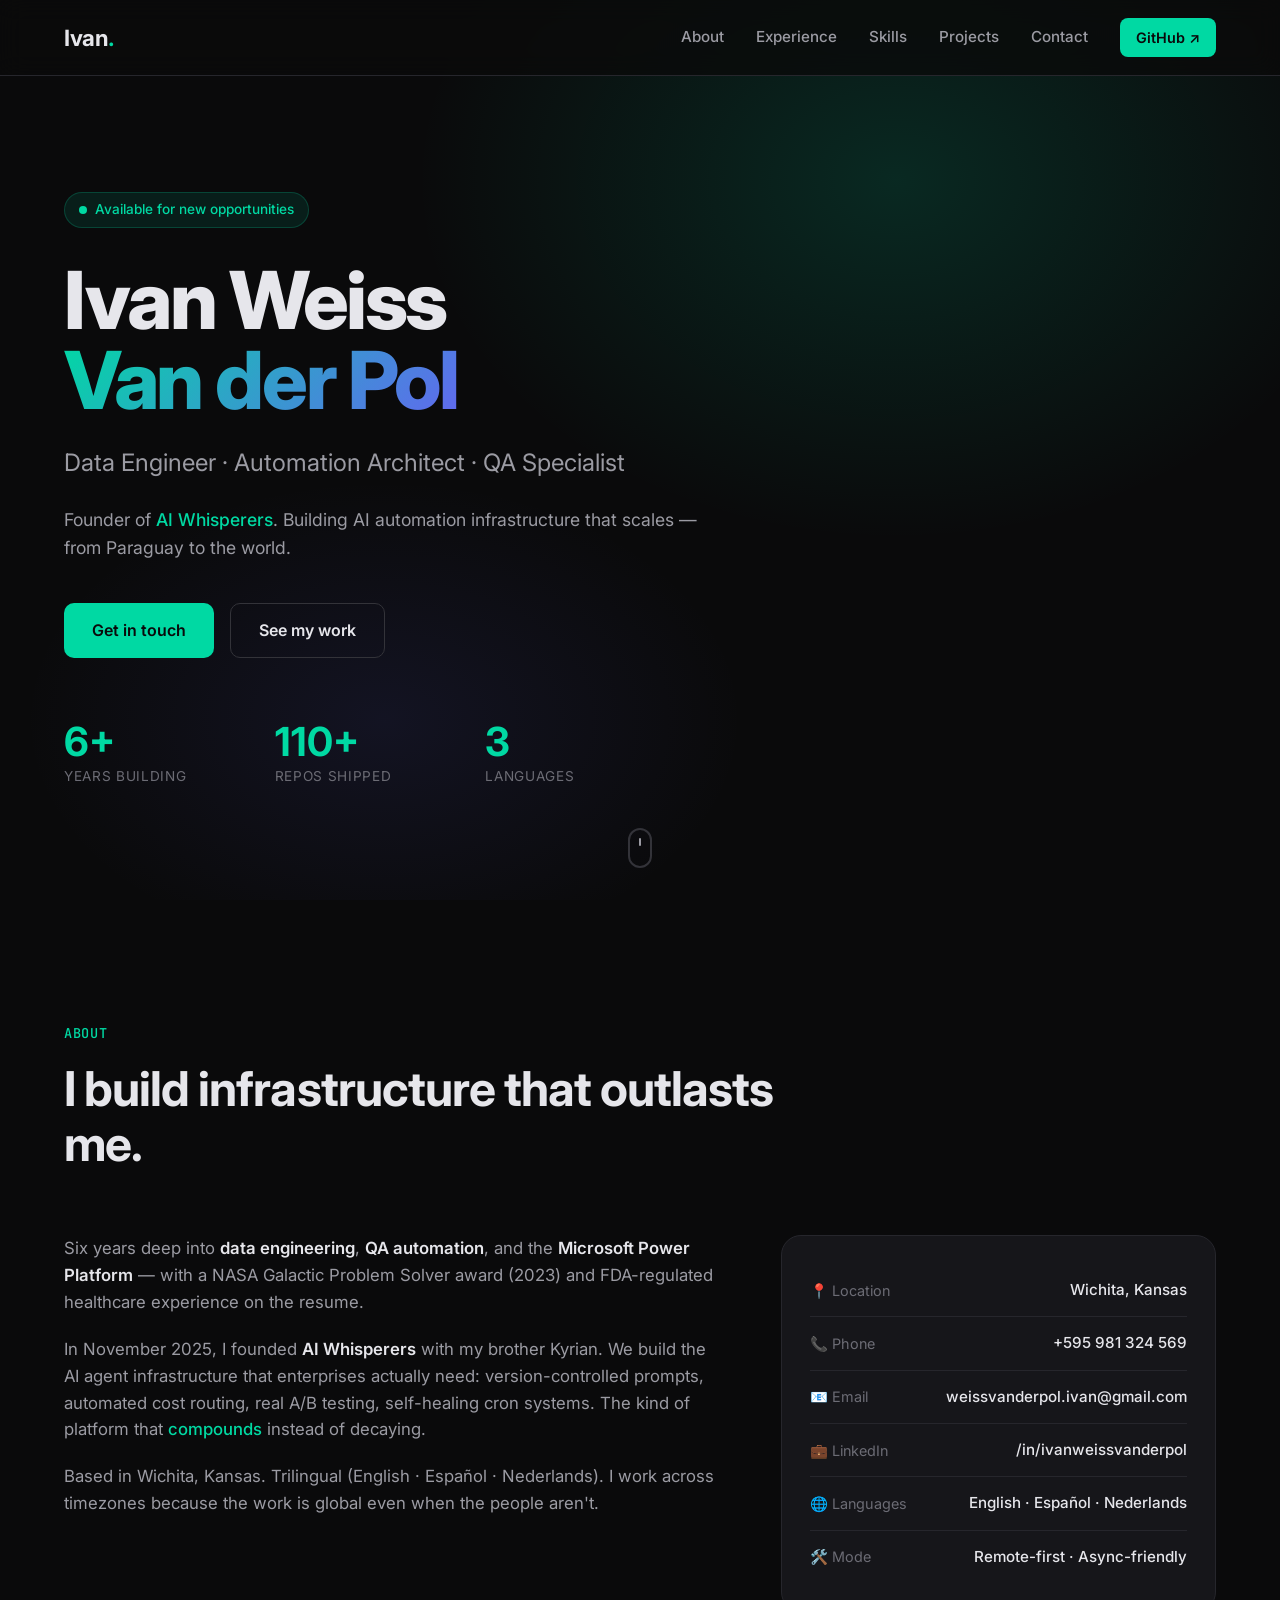
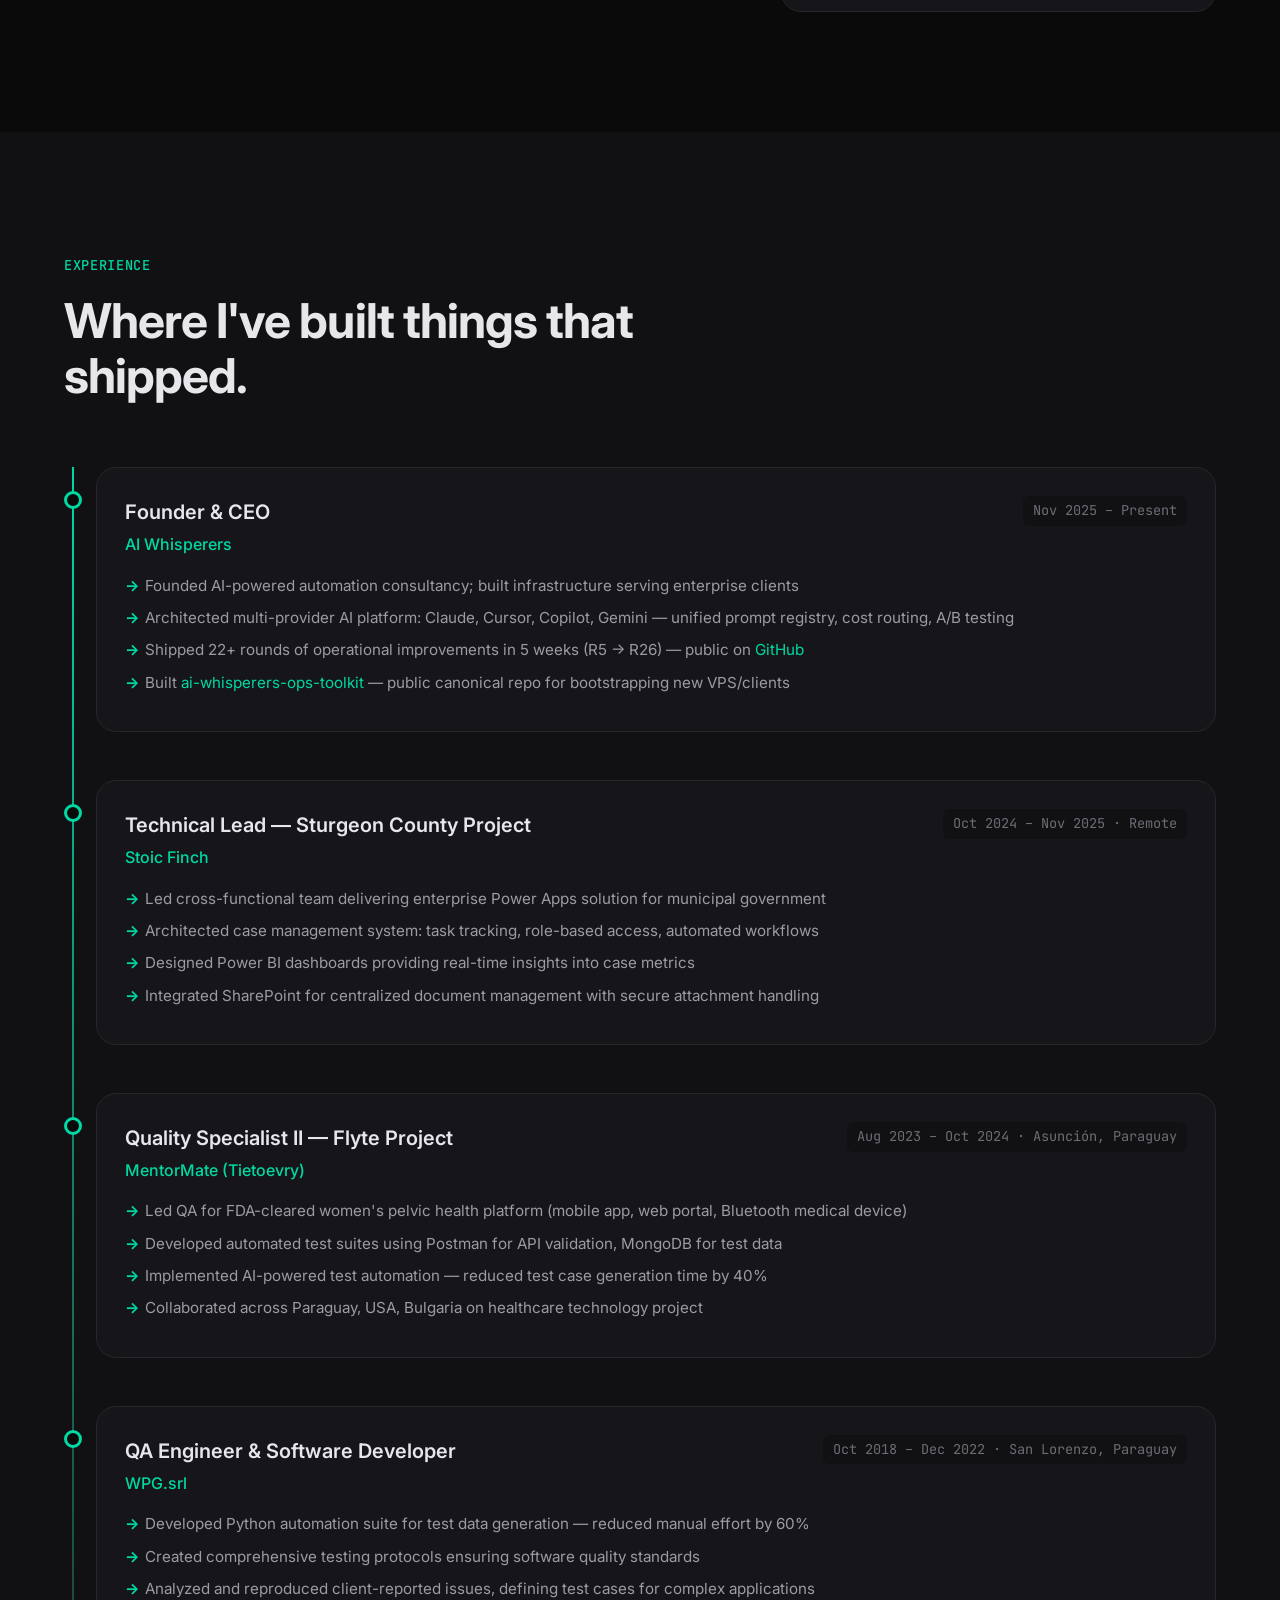
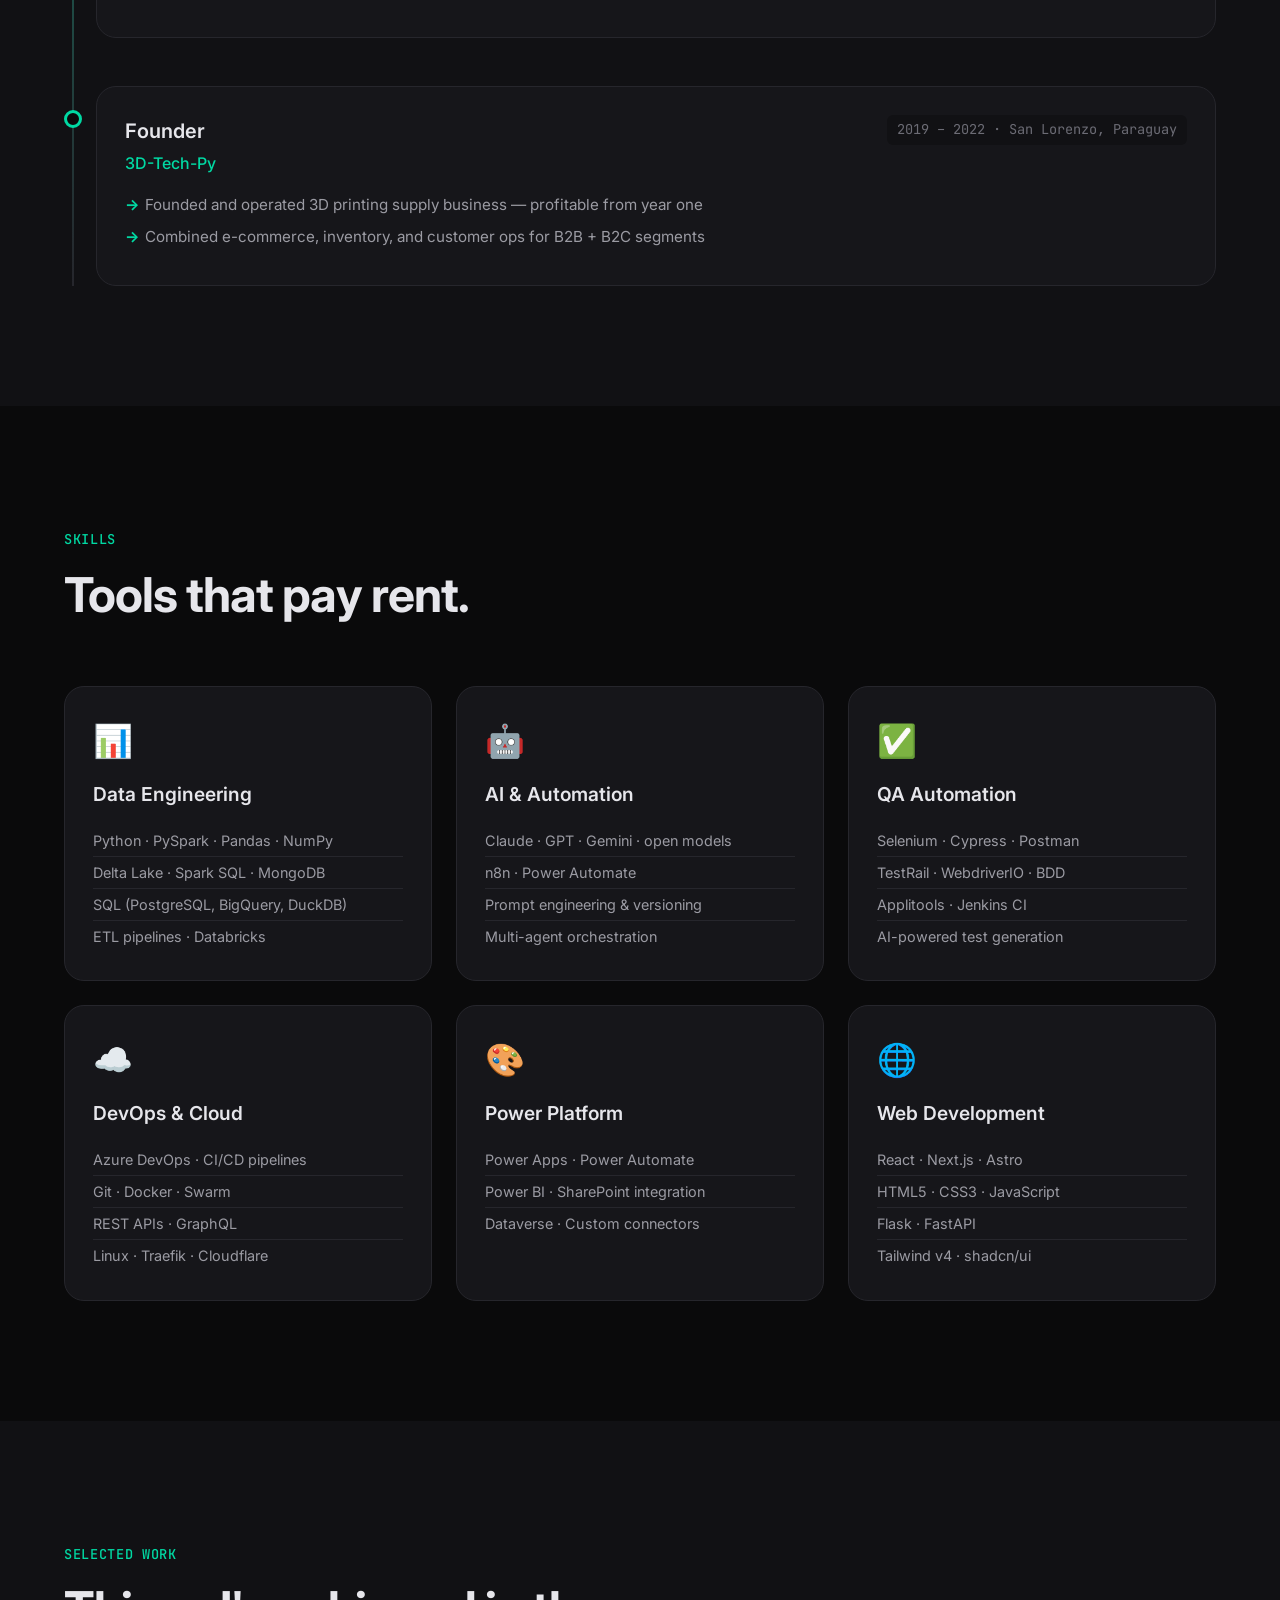
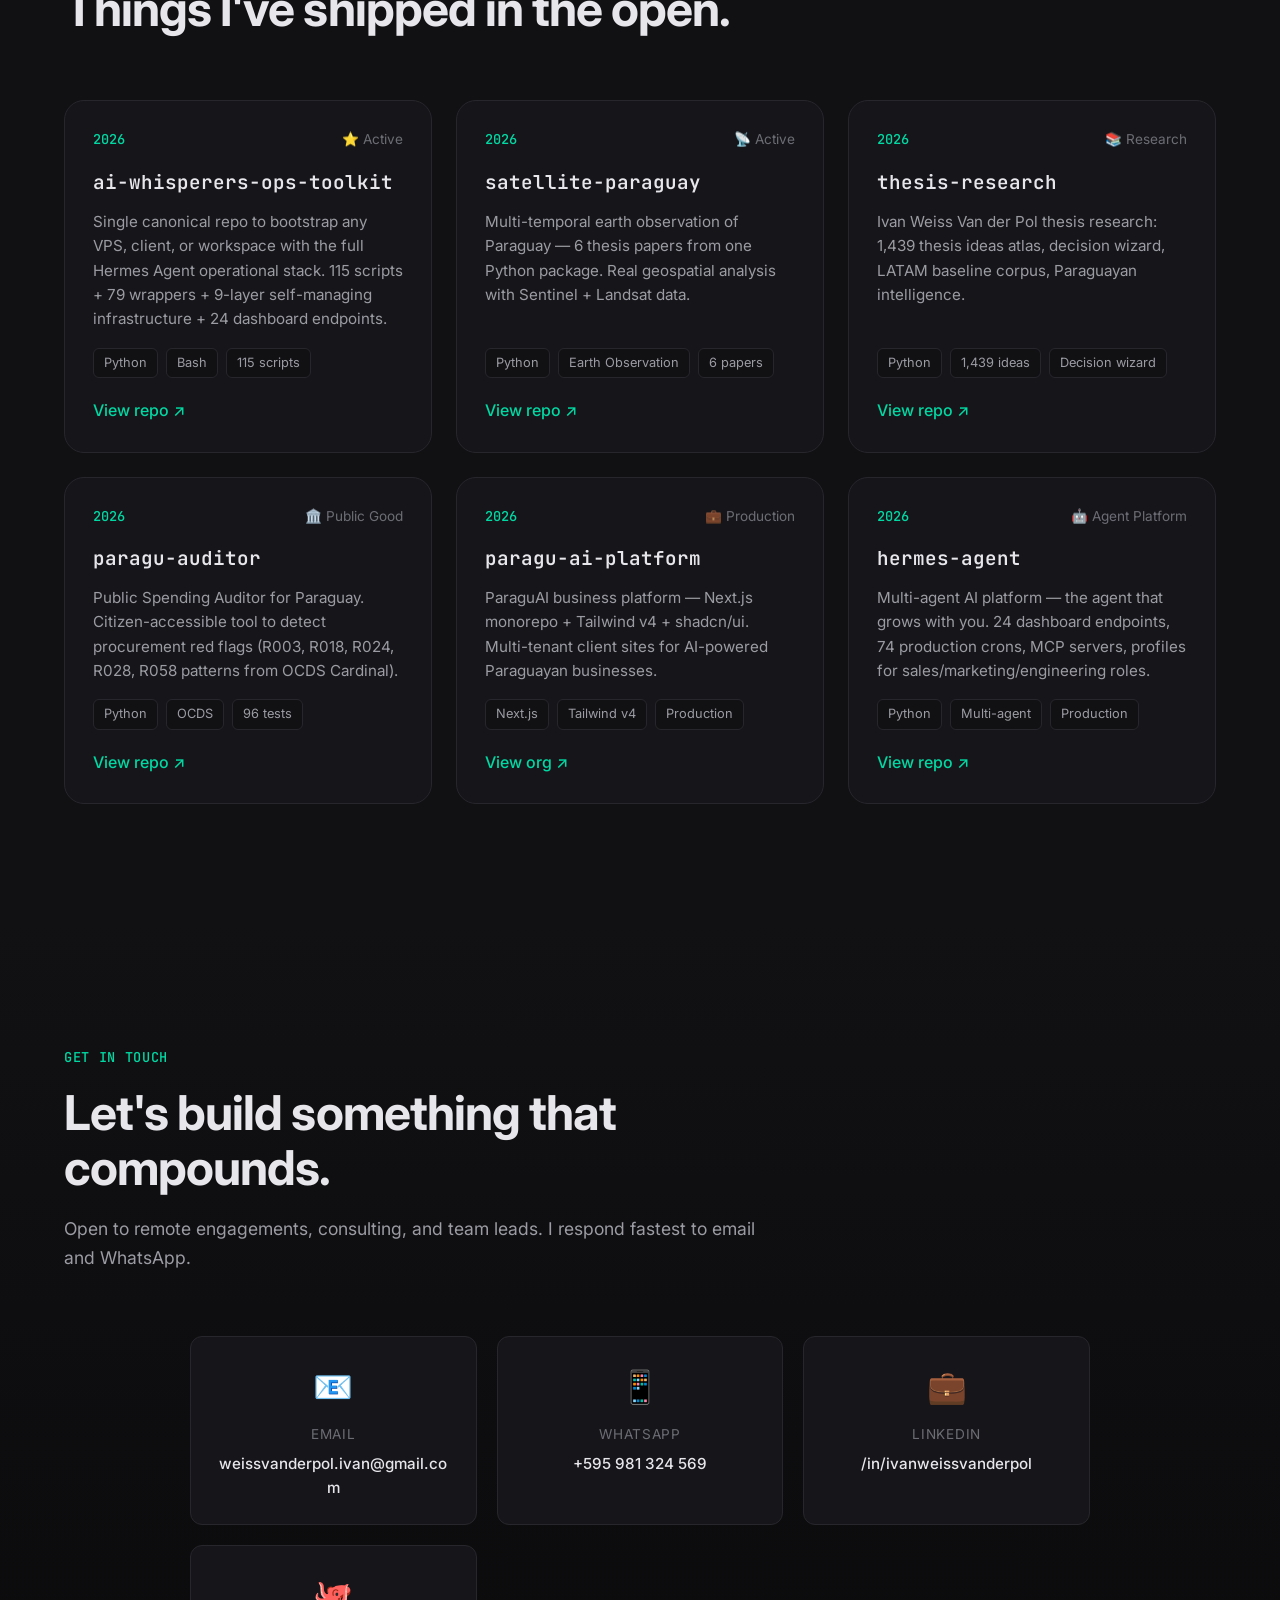
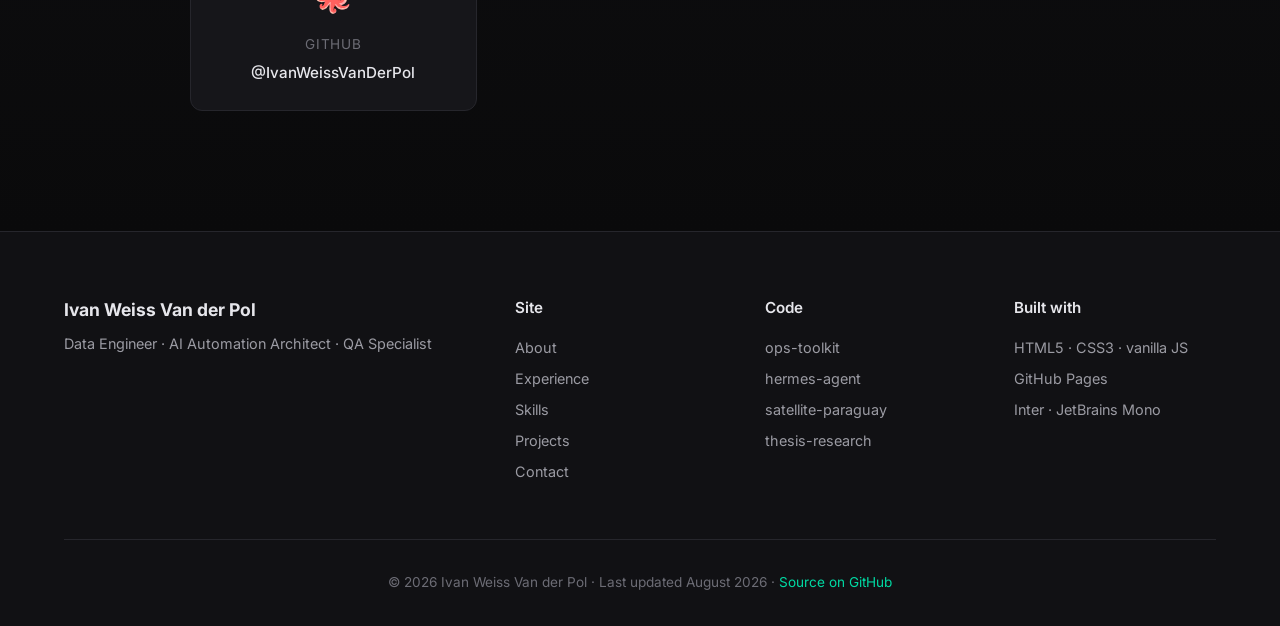
<file: index.html>
<!DOCTYPE html>
<html lang="en">
<head>
    <meta charset="UTF-8">
    <meta name="viewport" content="width=device-width, initial-scale=1.0">
    <title>Ivan Weiss Van der Pol — Data Engineer & AI Automation Architect</title>
    <meta name="description" content="Data Engineer, Automation Architect, QA Specialist. Founder of AI Whisperers. 6+ years building enterprise AI automation. Multilingual (EN/ES/NL).">
    <meta name="keywords" content="Data Engineer, AI Automation, QA, PySpark, n8n, Power Platform, Python, Paraguay">
    <meta name="author" content="Ivan Weiss Van der Pol">
    <meta property="og:title" content="Ivan Weiss Van der Pol">
    <meta property="og:description" content="Data Engineer & AI Automation Architect. Founder of AI Whisperers.">
    <meta property="og:type" content="website">
    <link rel="stylesheet" href="styles.css">
    <link rel="preconnect" href="https://fonts.googleapis.com">
    <link rel="preconnect" href="https://fonts.gstatic.com" crossorigin>
    <link href="https://fonts.googleapis.com/css2?family=Inter:wght@300;400;500;600;700;800&family=JetBrains+Mono:wght@400;500&display=swap" rel="stylesheet">
</head>
<body>
    <!-- Navigation -->
    <nav class="nav">
        <div class="nav-container">
            <a href="#hero" class="nav-logo">Ivan<span>.</span></a>
            <div class="nav-links">
                <a href="#about">About</a>
                <a href="#experience">Experience</a>
                <a href="#skills">Skills</a>
                <a href="#projects">Projects</a>
                <a href="#contact">Contact</a>
                <a href="https://github.com/IvanWeissVanDerPol" class="nav-cta" target="_blank" rel="noopener">GitHub ↗</a>
            </div>
            <button class="nav-toggle" aria-label="Toggle navigation">
                <span></span><span></span><span></span>
            </button>
        </div>
    </nav>

    <!-- Hero -->
    <section class="hero" id="hero">
        <div class="hero-bg"></div>
        <div class="hero-container">
            <div class="hero-content">
                <div class="hero-badge">
                    <span class="hero-badge-dot"></span>
                    Available for new opportunities
                </div>
                <h1 class="hero-title">
                    Ivan Weiss<br>
                    <span class="hero-title-accent">Van der Pol</span>
                </h1>
                <p class="hero-subtitle">
                    Data Engineer · Automation Architect · QA Specialist
                </p>
                <p class="hero-tagline">
                    Founder of <a href="https://github.com/IvanWeissVanDerPol/ai-whisperers-ops-toolkit" target="_blank" rel="noopener">AI Whisperers</a>.
                    Building AI automation infrastructure that scales — from Paraguay to the world.
                </p>
                <div class="hero-cta">
                    <a href="#contact" class="btn btn-primary">Get in touch</a>
                    <a href="#projects" class="btn btn-secondary">See my work</a>
                </div>
                <div class="hero-stats">
                    <div class="hero-stat">
                        <div class="hero-stat-num">6+</div>
                        <div class="hero-stat-label">Years building</div>
                    </div>
                    <div class="hero-stat">
                        <div class="hero-stat-num">110+</div>
                        <div class="hero-stat-label">Repos shipped</div>
                    </div>
                    <div class="hero-stat">
                        <div class="hero-stat-num">3</div>
                        <div class="hero-stat-label">Languages</div>
                    </div>
                </div>
            </div>
        </div>
        <a href="#about" class="hero-scroll" aria-label="Scroll to content">
            <span></span>
        </a>
    </section>

    <!-- About -->
    <section class="section" id="about">
        <div class="container">
            <div class="section-head">
                <span class="section-eyebrow">About</span>
                <h2 class="section-title">I build infrastructure that outlasts me.</h2>
            </div>
            <div class="about-grid">
                <div class="about-text">
                    <p>
                        Six years deep into <strong>data engineering</strong>, <strong>QA automation</strong>,
                        and the <strong>Microsoft Power Platform</strong> — with a NASA Galactic Problem Solver
                        award (2023) and FDA-regulated healthcare experience on the resume.
                    </p>
                    <p>
                        In November 2025, I founded <strong>AI Whisperers</strong> with my brother Kyrian.
                        We build the AI agent infrastructure that enterprises actually need: version-controlled
                        prompts, automated cost routing, real A/B testing, self-healing cron systems.
                        The kind of platform that <em>compounds</em> instead of decaying.
                    </p>
                    <p>
                        Based in Wichita, Kansas. Trilingual (English · Español · Nederlands). I work
                        across timezones because the work is global even when the people aren't.
                    </p>
                </div>
                <div class="about-quick">
                    <div class="about-quick-row">
                        <span class="about-quick-label">📍 Location</span>
                        <span class="about-quick-val">Wichita, Kansas</span>
                    </div>
                    <div class="about-quick-row">
                        <span class="about-quick-label">📞 Phone</span>
                        <span class="about-quick-val">+595 981 324 569</span>
                    </div>
                    <div class="about-quick-row">
                        <span class="about-quick-label">📧 Email</span>
                        <span class="about-quick-val">weissvanderpol.ivan@gmail.com</span>
                    </div>
                    <div class="about-quick-row">
                        <span class="about-quick-label">💼 LinkedIn</span>
                        <span class="about-quick-val">/in/ivanweissvanderpol</span>
                    </div>
                    <div class="about-quick-row">
                        <span class="about-quick-label">🌐 Languages</span>
                        <span class="about-quick-val">English · Español · Nederlands</span>
                    </div>
                    <div class="about-quick-row">
                        <span class="about-quick-label">🛠️ Mode</span>
                        <span class="about-quick-val">Remote-first · Async-friendly</span>
                    </div>
                </div>
            </div>
        </div>
    </section>

    <!-- Experience -->
    <section class="section section-alt" id="experience">
        <div class="container">
            <div class="section-head">
                <span class="section-eyebrow">Experience</span>
                <h2 class="section-title">Where I've built things that shipped.</h2>
            </div>

            <div class="timeline">

                <article class="timeline-item">
                    <div class="timeline-marker"></div>
                    <div class="timeline-card">
                        <div class="timeline-head">
                            <div>
                                <h3 class="timeline-role">Founder &amp; CEO</h3>
                                <p class="timeline-org">AI Whisperers</p>
                            </div>
                            <div class="timeline-meta">Nov 2025 – Present</div>
                        </div>
                        <ul class="timeline-bullets">
                            <li>Founded AI-powered automation consultancy; built infrastructure serving enterprise clients</li>
                            <li>Architected multi-provider AI platform: Claude, Cursor, Copilot, Gemini — unified prompt registry, cost routing, A/B testing</li>
                            <li>Shipped 22+ rounds of operational improvements in 5 weeks (R5 → R26) — public on <a href="https://github.com/IvanWeissVanDerPol" target="_blank" rel="noopener">GitHub</a></li>
                            <li>Built <a href="https://github.com/IvanWeissVanDerPol/ai-whisperers-ops-toolkit" target="_blank" rel="noopener">ai-whisperers-ops-toolkit</a> — public canonical repo for bootstrapping new VPS/clients</li>
                        </ul>
                    </div>
                </article>

                <article class="timeline-item">
                    <div class="timeline-marker"></div>
                    <div class="timeline-card">
                        <div class="timeline-head">
                            <div>
                                <h3 class="timeline-role">Technical Lead — Sturgeon County Project</h3>
                                <p class="timeline-org">Stoic Finch</p>
                            </div>
                            <div class="timeline-meta">Oct 2024 – Nov 2025 · Remote</div>
                        </div>
                        <ul class="timeline-bullets">
                            <li>Led cross-functional team delivering enterprise Power Apps solution for municipal government</li>
                            <li>Architected case management system: task tracking, role-based access, automated workflows</li>
                            <li>Designed Power BI dashboards providing real-time insights into case metrics</li>
                            <li>Integrated SharePoint for centralized document management with secure attachment handling</li>
                        </ul>
                    </div>
                </article>

                <article class="timeline-item">
                    <div class="timeline-marker"></div>
                    <div class="timeline-card">
                        <div class="timeline-head">
                            <div>
                                <h3 class="timeline-role">Quality Specialist II — Flyte Project</h3>
                                <p class="timeline-org">MentorMate (Tietoevry)</p>
                            </div>
                            <div class="timeline-meta">Aug 2023 – Oct 2024 · Asunción, Paraguay</div>
                        </div>
                        <ul class="timeline-bullets">
                            <li>Led QA for FDA-cleared women's pelvic health platform (mobile app, web portal, Bluetooth medical device)</li>
                            <li>Developed automated test suites using Postman for API validation, MongoDB for test data</li>
                            <li>Implemented AI-powered test automation — reduced test case generation time by 40%</li>
                            <li>Collaborated across Paraguay, USA, Bulgaria on healthcare technology project</li>
                        </ul>
                    </div>
                </article>

                <article class="timeline-item">
                    <div class="timeline-marker"></div>
                    <div class="timeline-card">
                        <div class="timeline-head">
                            <div>
                                <h3 class="timeline-role">QA Engineer &amp; Software Developer</h3>
                                <p class="timeline-org">WPG.srl</p>
                            </div>
                            <div class="timeline-meta">Oct 2018 – Dec 2022 · San Lorenzo, Paraguay</div>
                        </div>
                        <ul class="timeline-bullets">
                            <li>Developed Python automation suite for test data generation — reduced manual effort by 60%</li>
                            <li>Created comprehensive testing protocols ensuring software quality standards</li>
                            <li>Analyzed and reproduced client-reported issues, defining test cases for complex applications</li>
                        </ul>
                    </div>
                </article>

                <article class="timeline-item">
                    <div class="timeline-marker"></div>
                    <div class="timeline-card">
                        <div class="timeline-head">
                            <div>
                                <h3 class="timeline-role">Founder</h3>
                                <p class="timeline-org">3D-Tech-Py</p>
                            </div>
                            <div class="timeline-meta">2019 – 2022 · San Lorenzo, Paraguay</div>
                        </div>
                        <ul class="timeline-bullets">
                            <li>Founded and operated 3D printing supply business — profitable from year one</li>
                            <li>Combined e-commerce, inventory, and customer ops for B2B + B2C segments</li>
                        </ul>
                    </div>
                </article>
            </div>
        </div>
    </section>

    <!-- Skills -->
    <section class="section" id="skills">
        <div class="container">
            <div class="section-head">
                <span class="section-eyebrow">Skills</span>
                <h2 class="section-title">Tools that pay rent.</h2>
            </div>

            <div class="skills-grid">
                <div class="skill-card">
                    <div class="skill-icon">📊</div>
                    <h3 class="skill-title">Data Engineering</h3>
                    <ul class="skill-list">
                        <li>Python · PySpark · Pandas · NumPy</li>
                        <li>Delta Lake · Spark SQL · MongoDB</li>
                        <li>SQL (PostgreSQL, BigQuery, DuckDB)</li>
                        <li>ETL pipelines · Databricks</li>
                    </ul>
                </div>

                <div class="skill-card">
                    <div class="skill-icon">🤖</div>
                    <h3 class="skill-title">AI &amp; Automation</h3>
                    <ul class="skill-list">
                        <li>Claude · GPT · Gemini · open models</li>
                        <li>n8n · Power Automate</li>
                        <li>Prompt engineering &amp; versioning</li>
                        <li>Multi-agent orchestration</li>
                    </ul>
                </div>

                <div class="skill-card">
                    <div class="skill-icon">✅</div>
                    <h3 class="skill-title">QA Automation</h3>
                    <ul class="skill-list">
                        <li>Selenium · Cypress · Postman</li>
                        <li>TestRail · WebdriverIO · BDD</li>
                        <li>Applitools · Jenkins CI</li>
                        <li>AI-powered test generation</li>
                    </ul>
                </div>

                <div class="skill-card">
                    <div class="skill-icon">☁️</div>
                    <h3 class="skill-title">DevOps &amp; Cloud</h3>
                    <ul class="skill-list">
                        <li>Azure DevOps · CI/CD pipelines</li>
                        <li>Git · Docker · Swarm</li>
                        <li>REST APIs · GraphQL</li>
                        <li>Linux · Traefik · Cloudflare</li>
                    </ul>
                </div>

                <div class="skill-card">
                    <div class="skill-icon">🎨</div>
                    <h3 class="skill-title">Power Platform</h3>
                    <ul class="skill-list">
                        <li>Power Apps · Power Automate</li>
                        <li>Power BI · SharePoint integration</li>
                        <li>Dataverse · Custom connectors</li>
                    </ul>
                </div>

                <div class="skill-card">
                    <div class="skill-icon">🌐</div>
                    <h3 class="skill-title">Web Development</h3>
                    <ul class="skill-list">
                        <li>React · Next.js · Astro</li>
                        <li>HTML5 · CSS3 · JavaScript</li>
                        <li>Flask · FastAPI</li>
                        <li>Tailwind v4 · shadcn/ui</li>
                    </ul>
                </div>
            </div>
        </div>
    </section>

    <!-- Projects -->
    <section class="section section-alt" id="projects">
        <div class="container">
            <div class="section-head">
                <span class="section-eyebrow">Selected Work</span>
                <h2 class="section-title">Things I've shipped in the open.</h2>
            </div>

            <div class="projects-grid">

                <article class="project-card">
                    <div class="project-head">
                        <span class="project-tag">2026</span>
                        <span class="project-stars">⭐ Active</span>
                    </div>
                    <h3 class="project-title">ai-whisperers-ops-toolkit</h3>
                    <p class="project-desc">
                        Single canonical repo to bootstrap any VPS, client, or workspace with the full
                        Hermes Agent operational stack. 115 scripts + 79 wrappers + 9-layer self-managing
                        infrastructure + 24 dashboard endpoints.
                    </p>
                    <div class="project-meta">
                        <span>Python</span><span>Bash</span><span>115 scripts</span>
                    </div>
                    <a class="project-link" href="https://github.com/IvanWeissVanDerPol/ai-whisperers-ops-toolkit" target="_blank" rel="noopener">View repo ↗</a>
                </article>

                <article class="project-card">
                    <div class="project-head">
                        <span class="project-tag">2026</span>
                        <span class="project-stars">📡 Active</span>
                    </div>
                    <h3 class="project-title">satellite-paraguay</h3>
                    <p class="project-desc">
                        Multi-temporal earth observation of Paraguay — 6 thesis papers from one Python
                        package. Real geospatial analysis with Sentinel + Landsat data.
                    </p>
                    <div class="project-meta">
                        <span>Python</span><span>Earth Observation</span><span>6 papers</span>
                    </div>
                    <a class="project-link" href="https://github.com/IvanWeissVanDerPol/satellite-paraguay" target="_blank" rel="noopener">View repo ↗</a>
                </article>

                <article class="project-card">
                    <div class="project-head">
                        <span class="project-tag">2026</span>
                        <span class="project-stars">📚 Research</span>
                    </div>
                    <h3 class="project-title">thesis-research</h3>
                    <p class="project-desc">
                        Ivan Weiss Van der Pol thesis research: 1,439 thesis ideas atlas, decision wizard,
                        LATAM baseline corpus, Paraguayan intelligence.
                    </p>
                    <div class="project-meta">
                        <span>Python</span><span>1,439 ideas</span><span>Decision wizard</span>
                    </div>
                    <a class="project-link" href="https://github.com/IvanWeissVanDerPol/thesis-research" target="_blank" rel="noopener">View repo ↗</a>
                </article>

                <article class="project-card">
                    <div class="project-head">
                        <span class="project-tag">2026</span>
                        <span class="project-stars">🏛️ Public Good</span>
                    </div>
                    <h3 class="project-title">paragu-auditor</h3>
                    <p class="project-desc">
                        Public Spending Auditor for Paraguay. Citizen-accessible tool to detect
                        procurement red flags (R003, R018, R024, R028, R058 patterns from OCDS Cardinal).
                    </p>
                    <div class="project-meta">
                        <span>Python</span><span>OCDS</span><span>96 tests</span>
                    </div>
                    <a class="project-link" href="https://github.com/IvanWeissVanDerPol/paragu-auditor" target="_blank" rel="noopener">View repo ↗</a>
                </article>

                <article class="project-card">
                    <div class="project-head">
                        <span class="project-tag">2026</span>
                        <span class="project-stars">💼 Production</span>
                    </div>
                    <h3 class="project-title">paragu-ai-platform</h3>
                    <p class="project-desc">
                        ParaguAI business platform — Next.js monorepo + Tailwind v4 + shadcn/ui.
                        Multi-tenant client sites for AI-powered Paraguayan businesses.
                    </p>
                    <div class="project-meta">
                        <span>Next.js</span><span>Tailwind v4</span><span>Production</span>
                    </div>
                    <a class="project-link" href="https://github.com/IvanWeissVanDerPol" target="_blank" rel="noopener">View org ↗</a>
                </article>

                <article class="project-card">
                    <div class="project-head">
                        <span class="project-tag">2026</span>
                        <span class="project-stars">🤖 Agent Platform</span>
                    </div>
                    <h3 class="project-title">hermes-agent</h3>
                    <p class="project-desc">
                        Multi-agent AI platform — the agent that grows with you. 24 dashboard endpoints,
                        74 production crons, MCP servers, profiles for sales/marketing/engineering roles.
                    </p>
                    <div class="project-meta">
                        <span>Python</span><span>Multi-agent</span><span>Production</span>
                    </div>
                    <a class="project-link" href="https://github.com/IvanWeissVanDerPol/hermes-agent" target="_blank" rel="noopener">View repo ↗</a>
                </article>
            </div>
        </div>
    </section>

    <!-- Contact -->
    <section class="section section-contact" id="contact">
        <div class="container">
            <div class="section-head">
                <span class="section-eyebrow">Get in touch</span>
                <h2 class="section-title">Let's build something that compounds.</h2>
                <p class="section-sub">
                    Open to remote engagements, consulting, and team leads.
                    I respond fastest to email and WhatsApp.
                </p>
            </div>

            <div class="contact-grid">
                <a class="contact-card" href="mailto:weissvanderpol.ivan@gmail.com">
                    <div class="contact-icon">📧</div>
                    <div class="contact-label">Email</div>
                    <div class="contact-val">weissvanderpol.ivan@gmail.com</div>
                </a>

                <a class="contact-card" href="https://wa.me/595981324569" target="_blank" rel="noopener">
                    <div class="contact-icon">📱</div>
                    <div class="contact-label">WhatsApp</div>
                    <div class="contact-val">+595 981 324 569</div>
                </a>

                <a class="contact-card" href="https://linkedin.com/in/ivanweissvanderpol" target="_blank" rel="noopener">
                    <div class="contact-icon">💼</div>
                    <div class="contact-label">LinkedIn</div>
                    <div class="contact-val">/in/ivanweissvanderpol</div>
                </a>

                <a class="contact-card" href="https://github.com/IvanWeissVanDerPol" target="_blank" rel="noopener">
                    <div class="contact-icon">🐙</div>
                    <div class="contact-label">GitHub</div>
                    <div class="contact-val">@IvanWeissVanDerPol</div>
                </a>
            </div>
        </div>
    </section>

    <!-- Footer -->
    <footer class="footer">
        <div class="container">
            <div class="footer-grid">
                <div>
                    <p class="footer-brand">Ivan Weiss Van der Pol</p>
                    <p class="footer-tagline">Data Engineer · AI Automation Architect · QA Specialist</p>
                </div>
                <div>
                    <p class="footer-col-title">Site</p>
                    <ul>
                        <li><a href="#about">About</a></li>
                        <li><a href="#experience">Experience</a></li>
                        <li><a href="#skills">Skills</a></li>
                        <li><a href="#projects">Projects</a></li>
                        <li><a href="#contact">Contact</a></li>
                    </ul>
                </div>
                <div>
                    <p class="footer-col-title">Code</p>
                    <ul>
                        <li><a href="https://github.com/IvanWeissVanDerPol/ai-whisperers-ops-toolkit" target="_blank" rel="noopener">ops-toolkit</a></li>
                        <li><a href="https://github.com/IvanWeissVanDerPol/hermes-agent" target="_blank" rel="noopener">hermes-agent</a></li>
                        <li><a href="https://github.com/IvanWeissVanDerPol/satellite-paraguay" target="_blank" rel="noopener">satellite-paraguay</a></li>
                        <li><a href="https://github.com/IvanWeissVanDerPol/thesis-research" target="_blank" rel="noopener">thesis-research</a></li>
                    </ul>
                </div>
                <div>
                    <p class="footer-col-title">Built with</p>
                    <ul>
                        <li>HTML5 · CSS3 · vanilla JS</li>
                        <li>GitHub Pages</li>
                        <li>Inter · JetBrains Mono</li>
                    </ul>
                </div>
            </div>
            <p class="footer-fine">
                © 2026 Ivan Weiss Van der Pol · Last updated August 2026 ·
                <a href="https://github.com/IvanWeissVanDerPol/Ivan_Weiss_Portfolio" target="_blank" rel="noopener">Source on GitHub</a>
            </p>
        </div>
    </footer>

    <script>
        // Mobile nav toggle
        const toggle = document.querySelector('.nav-toggle');
        const links = document.querySelector('.nav-links');
        if (toggle) {
            toggle.addEventListener('click', () => {
                links.classList.toggle('open');
                toggle.classList.toggle('open');
            });
        }
        // Smooth scroll
        document.querySelectorAll('a[href^="#"]').forEach(a => {
            a.addEventListener('click', e => {
                const target = document.querySelector(a.getAttribute('href'));
                if (target) {
                    e.preventDefault();
                    target.scrollIntoView({ behavior: 'smooth', block: 'start' });
                }
            });
        });
        // Highlight active nav
        const sections = document.querySelectorAll('section[id]');
        const navLinks = document.querySelectorAll('.nav-links a[href^="#"]');
        const observer = new IntersectionObserver(entries => {
            entries.forEach(entry => {
                if (entry.isIntersecting) {
                    const id = entry.target.id;
                    navLinks.forEach(l => {
                        l.classList.toggle('active', l.getAttribute('href') === `#${id}`);
                    });
                }
            });
        }, { rootMargin: '-40% 0px -55% 0px' });
        sections.forEach(s => observer.observe(s));
    </script>
</body>
</html>
</file>
<file: styles.css>
/* === Ivan Weiss Van der Pol — Portfolio === */
:root {
    --bg: #0a0a0b;
    --bg-alt: #111114;
    --bg-card: #16161a;
    --border: #26262c;
    --border-light: #333339;
    --fg: #e6e6eb;
    --fg-muted: #9b9ba3;
    --fg-dim: #6c6c75;
    --accent: #00d9a3;
    --accent-2: #6366f1;
    --accent-glow: rgba(0, 217, 163, 0.15);
    --danger: #ef4444;
    --success: #10b981;
    --max-w: 1200px;
    --radius: 12px;
    --radius-lg: 20px;
    --font-sans: 'Inter', -apple-system, BlinkMacSystemFont, 'Segoe UI', sans-serif;
    --font-mono: 'JetBrains Mono', 'SF Mono', Monaco, monospace;
}
* { margin: 0; padding: 0; box-sizing: border-box; }
html { scroll-behavior: smooth; -webkit-text-size-adjust: 100%; }
body {
    font-family: var(--font-sans);
    background: var(--bg);
    color: var(--fg);
    line-height: 1.6;
    font-size: 16px;
    overflow-x: hidden;
    -webkit-font-smoothing: antialiased;
    -moz-osx-font-smoothing: grayscale;
}
a { color: var(--accent); text-decoration: none; transition: color 0.2s; }
a:hover { color: var(--fg); }
img { max-width: 100%; height: auto; display: block; }

/* === Layout === */
.container { max-width: var(--max-w); margin: 0 auto; padding: 0 24px; }
.section { padding: 120px 0; position: relative; }
.section-alt { background: var(--bg-alt); }
.section-head { margin-bottom: 64px; max-width: 720px; }
.section-eyebrow {
    display: inline-block;
    color: var(--accent);
    font-family: var(--font-mono);
    font-size: 0.85rem;
    font-weight: 500;
    margin-bottom: 16px;
    letter-spacing: 0.05em;
    text-transform: uppercase;
}
.section-title {
    font-size: clamp(2rem, 4vw, 3rem);
    font-weight: 700;
    line-height: 1.15;
    letter-spacing: -0.02em;
}
.section-sub {
    margin-top: 20px;
    color: var(--fg-muted);
    font-size: 1.1rem;
    line-height: 1.6;
}

/* === Navigation === */
.nav {
    position: fixed;
    top: 0; left: 0; right: 0;
    z-index: 100;
    padding: 18px 0;
    background: rgba(10, 10, 11, 0.8);
    backdrop-filter: blur(12px);
    -webkit-backdrop-filter: blur(12px);
    border-bottom: 1px solid var(--border);
}
.nav-container {
    max-width: var(--max-w);
    margin: 0 auto;
    padding: 0 24px;
    display: flex;
    align-items: center;
    justify-content: space-between;
}
.nav-logo {
    font-size: 1.4rem;
    font-weight: 700;
    color: var(--fg);
    letter-spacing: -0.02em;
}
.nav-logo span { color: var(--accent); }
.nav-links { display: flex; align-items: center; gap: 32px; }
.nav-links a {
    color: var(--fg-muted);
    font-size: 0.95rem;
    font-weight: 500;
    transition: color 0.2s;
}
.nav-links a:hover, .nav-links a.active { color: var(--fg); }
.nav-cta {
    background: var(--accent);
    color: var(--bg) !important;
    padding: 8px 16px;
    border-radius: 8px;
    font-weight: 600 !important;
    font-size: 0.9rem !important;
}
.nav-cta:hover { background: #00f0b4; }
.nav-toggle {
    display: none;
    background: none;
    border: none;
    flex-direction: column;
    gap: 4px;
    cursor: pointer;
    padding: 4px;
}
.nav-toggle span {
    width: 24px; height: 2px;
    background: var(--fg);
    transition: 0.3s;
}

/* === Hero === */
.hero {
    min-height: 100vh;
    display: flex;
    align-items: center;
    position: relative;
    overflow: hidden;
    padding-top: 80px;
}
.hero-bg {
    position: absolute;
    inset: 0;
    background:
        radial-gradient(ellipse 800px 600px at 70% 20%, var(--accent-glow), transparent 60%),
        radial-gradient(ellipse 600px 400px at 30% 80%, rgba(99, 102, 241, 0.1), transparent 60%);
    pointer-events: none;
}
.hero-container {
    max-width: var(--max-w);
    margin: 0 auto;
    padding: 0 24px;
    position: relative;
    width: 100%;
}
.hero-content { max-width: 800px; }
.hero-badge {
    display: inline-flex;
    align-items: center;
    gap: 8px;
    background: rgba(0, 217, 163, 0.1);
    border: 1px solid rgba(0, 217, 163, 0.2);
    color: var(--accent);
    padding: 6px 14px;
    border-radius: 100px;
    font-size: 0.85rem;
    font-weight: 500;
    margin-bottom: 32px;
}
.hero-badge-dot {
    width: 8px; height: 8px;
    background: var(--accent);
    border-radius: 50%;
    animation: pulse 2s infinite;
}
@keyframes pulse { 0%,100% { opacity: 1; } 50% { opacity: 0.4; } }
.hero-title {
    font-size: clamp(3rem, 7vw, 5rem);
    font-weight: 800;
    line-height: 1;
    letter-spacing: -0.03em;
    margin-bottom: 24px;
}
.hero-title-accent {
    background: linear-gradient(135deg, var(--accent) 0%, var(--accent-2) 100%);
    -webkit-background-clip: text;
    background-clip: text;
    color: transparent;
}
.hero-subtitle {
    font-size: 1.5rem;
    color: var(--fg-muted);
    font-weight: 400;
    margin-bottom: 24px;
}
.hero-tagline {
    font-size: 1.1rem;
    color: var(--fg-muted);
    line-height: 1.6;
    margin-bottom: 40px;
    max-width: 640px;
}
.hero-tagline a { font-weight: 500; }
.hero-cta { display: flex; gap: 16px; margin-bottom: 64px; flex-wrap: wrap; }
.btn {
    display: inline-flex;
    align-items: center;
    padding: 14px 28px;
    border-radius: 10px;
    font-weight: 600;
    font-size: 1rem;
    cursor: pointer;
    border: none;
    transition: all 0.2s;
    text-decoration: none;
}
.btn-primary {
    background: var(--accent);
    color: var(--bg);
}
.btn-primary:hover {
    background: #00f0b4;
    transform: translateY(-2px);
    box-shadow: 0 8px 24px rgba(0, 217, 163, 0.3);
    color: var(--bg);
}
.btn-secondary {
    background: transparent;
    color: var(--fg);
    border: 1px solid var(--border-light);
}
.btn-secondary:hover {
    border-color: var(--accent);
    color: var(--accent);
    transform: translateY(-2px);
}
.hero-stats {
    display: grid;
    grid-template-columns: repeat(3, 1fr);
    gap: 32px;
    max-width: 600px;
}
.hero-stat-num {
    font-size: 2.5rem;
    font-weight: 700;
    color: var(--accent);
    line-height: 1;
    margin-bottom: 4px;
}
.hero-stat-label {
    font-size: 0.85rem;
    color: var(--fg-dim);
    text-transform: uppercase;
    letter-spacing: 0.05em;
}
.hero-scroll {
    position: absolute;
    bottom: 32px;
    left: 50%;
    transform: translateX(-50%);
    width: 24px;
    height: 40px;
    border: 2px solid var(--border-light);
    border-radius: 12px;
    display: flex;
    justify-content: center;
    padding-top: 8px;
}
.hero-scroll span {
    width: 2px; height: 8px;
    background: var(--fg-muted);
    border-radius: 1px;
    animation: scroll-down 1.5s infinite;
}
@keyframes scroll-down {
    0% { opacity: 1; transform: translateY(0); }
    100% { opacity: 0; transform: translateY(12px); }
}

/* === About === */
.about-grid {
    display: grid;
    grid-template-columns: 1.5fr 1fr;
    gap: 64px;
}
.about-text p {
    color: var(--fg-muted);
    font-size: 1.05rem;
    margin-bottom: 20px;
}
.about-text strong { color: var(--fg); font-weight: 600; }
.about-text em { color: var(--accent); font-style: normal; font-weight: 500; }
.about-quick {
    background: var(--bg-card);
    border: 1px solid var(--border);
    border-radius: var(--radius-lg);
    padding: 28px;
    height: fit-content;
}
.about-quick-row {
    display: flex;
    justify-content: space-between;
    align-items: center;
    padding: 14px 0;
    border-bottom: 1px solid var(--border);
}
.about-quick-row:last-child { border-bottom: none; }
.about-quick-label { color: var(--fg-dim); font-size: 0.9rem; }
.about-quick-val { color: var(--fg); font-size: 0.95rem; font-weight: 500; }

/* === Experience Timeline === */
.timeline { position: relative; padding-left: 32px; }
.timeline::before {
    content: '';
    position: absolute;
    left: 8px;
    top: 0;
    bottom: 0;
    width: 2px;
    background: linear-gradient(180deg, var(--accent) 0%, var(--border) 100%);
}
.timeline-item { position: relative; margin-bottom: 48px; }
.timeline-item:last-child { margin-bottom: 0; }
.timeline-marker {
    position: absolute;
    left: -32px;
    top: 24px;
    width: 18px;
    height: 18px;
    background: var(--bg);
    border: 3px solid var(--accent);
    border-radius: 50%;
}
.timeline-card {
    background: var(--bg-card);
    border: 1px solid var(--border);
    border-radius: var(--radius-lg);
    padding: 28px;
    transition: all 0.2s;
}
.timeline-card:hover {
    border-color: var(--accent);
    transform: translateY(-2px);
}
.timeline-head {
    display: flex;
    justify-content: space-between;
    align-items: flex-start;
    gap: 16px;
    margin-bottom: 16px;
    flex-wrap: wrap;
}
.timeline-role {
    font-size: 1.25rem;
    font-weight: 600;
    color: var(--fg);
    margin-bottom: 4px;
}
.timeline-org {
    color: var(--accent);
    font-size: 1rem;
    font-weight: 500;
}
.timeline-meta {
    font-family: var(--font-mono);
    font-size: 0.85rem;
    color: var(--fg-dim);
    background: var(--bg-alt);
    padding: 4px 10px;
    border-radius: 6px;
    white-space: nowrap;
}
.timeline-bullets {
    list-style: none;
    padding: 0;
}
.timeline-bullets li {
    position: relative;
    padding-left: 20px;
    color: var(--fg-muted);
    margin-bottom: 8px;
    font-size: 0.95rem;
}
.timeline-bullets li::before {
    content: '→';
    position: absolute;
    left: 0;
    color: var(--accent);
    font-weight: bold;
}
.timeline-bullets li a { color: var(--accent); }

/* === Skills === */
.skills-grid {
    display: grid;
    grid-template-columns: repeat(auto-fit, minmax(280px, 1fr));
    gap: 24px;
}
.skill-card {
    background: var(--bg-card);
    border: 1px solid var(--border);
    border-radius: var(--radius-lg);
    padding: 28px;
    transition: all 0.2s;
}
.skill-card:hover {
    border-color: var(--accent);
    transform: translateY(-2px);
}
.skill-icon {
    font-size: 2rem;
    margin-bottom: 12px;
}
.skill-title {
    font-size: 1.2rem;
    font-weight: 600;
    color: var(--fg);
    margin-bottom: 16px;
}
.skill-list { list-style: none; padding: 0; }
.skill-list li {
    color: var(--fg-muted);
    font-size: 0.9rem;
    padding: 4px 0;
    border-bottom: 1px solid var(--border);
}
.skill-list li:last-child { border-bottom: none; }

/* === Projects === */
.projects-grid {
    display: grid;
    grid-template-columns: repeat(auto-fit, minmax(340px, 1fr));
    gap: 24px;
}
.project-card {
    background: var(--bg-card);
    border: 1px solid var(--border);
    border-radius: var(--radius-lg);
    padding: 28px;
    transition: all 0.2s;
    display: flex;
    flex-direction: column;
}
.project-card:hover {
    border-color: var(--accent);
    transform: translateY(-4px);
    box-shadow: 0 12px 32px rgba(0, 0, 0, 0.3);
}
.project-head {
    display: flex;
    justify-content: space-between;
    margin-bottom: 16px;
    font-size: 0.85rem;
}
.project-tag {
    font-family: var(--font-mono);
    color: var(--accent);
    font-weight: 500;
}
.project-stars { color: var(--fg-dim); }
.project-title {
    font-size: 1.2rem;
    font-weight: 600;
    color: var(--fg);
    margin-bottom: 12px;
    font-family: var(--font-mono);
}
.project-desc {
    color: var(--fg-muted);
    font-size: 0.95rem;
    line-height: 1.6;
    margin-bottom: 16px;
    flex: 1;
}
.project-meta {
    display: flex;
    gap: 8px;
    flex-wrap: wrap;
    margin-bottom: 20px;
}
.project-meta span {
    background: var(--bg-alt);
    color: var(--fg-muted);
    padding: 4px 10px;
    border-radius: 6px;
    font-size: 0.8rem;
    border: 1px solid var(--border);
}
.project-link {
    font-weight: 500;
    color: var(--accent);
    display: inline-flex;
    align-items: center;
    gap: 4px;
    transition: gap 0.2s;
}
.project-link:hover { gap: 8px; }

/* === Contact === */
.section-contact {
    background: linear-gradient(180deg, var(--bg-alt) 0%, var(--bg) 100%);
}
.contact-grid {
    display: grid;
    grid-template-columns: repeat(auto-fit, minmax(220px, 1fr));
    gap: 20px;
    max-width: 900px;
    margin: 0 auto;
}
.contact-card {
    background: var(--bg-card);
    border: 1px solid var(--border);
    border-radius: var(--radius);
    padding: 24px;
    text-align: center;
    transition: all 0.2s;
    display: block;
    color: var(--fg);
}
.contact-card:hover {
    border-color: var(--accent);
    transform: translateY(-4px);
    color: var(--fg);
}
.contact-icon { font-size: 2rem; margin-bottom: 12px; }
.contact-label {
    color: var(--fg-dim);
    font-size: 0.85rem;
    text-transform: uppercase;
    letter-spacing: 0.05em;
    margin-bottom: 6px;
}
.contact-val {
    color: var(--fg);
    font-weight: 500;
    font-size: 0.95rem;
    word-break: break-word;
}

/* === Footer === */
.footer {
    background: var(--bg-alt);
    border-top: 1px solid var(--border);
    padding: 64px 0 32px;
}
.footer-grid {
    display: grid;
    grid-template-columns: 2fr 1fr 1fr 1fr;
    gap: 48px;
    margin-bottom: 48px;
}
.footer-brand {
    font-size: 1.1rem;
    font-weight: 700;
    color: var(--fg);
    margin-bottom: 8px;
}
.footer-tagline {
    color: var(--fg-muted);
    font-size: 0.9rem;
}
.footer-col-title {
    color: var(--fg);
    font-weight: 600;
    font-size: 0.95rem;
    margin-bottom: 16px;
}
.footer ul { list-style: none; padding: 0; }
.footer ul li {
    margin-bottom: 8px;
    color: var(--fg-muted);
    font-size: 0.9rem;
}
.footer ul li a {
    color: var(--fg-muted);
    transition: color 0.2s;
}
.footer ul li a:hover { color: var(--accent); }
.footer-fine {
    text-align: center;
    color: var(--fg-dim);
    font-size: 0.85rem;
    padding-top: 32px;
    border-top: 1px solid var(--border);
}

/* === Responsive === */
@media (max-width: 768px) {
    .nav-links {
        display: none;
        position: absolute;
        top: 100%; left: 0; right: 0;
        background: var(--bg-alt);
        flex-direction: column;
        padding: 24px;
        gap: 16px;
        border-bottom: 1px solid var(--border);
    }
    .nav-links.open { display: flex; }
    .nav-toggle { display: flex; }
    .about-grid { grid-template-columns: 1fr; gap: 32px; }
    .hero-stats { grid-template-columns: 1fr; gap: 16px; }
    .footer-grid { grid-template-columns: 1fr 1fr; gap: 32px; }
    .section { padding: 80px 0; }
    .section-head { margin-bottom: 40px; }
}
@media (max-width: 480px) {
    .footer-grid { grid-template-columns: 1fr; }
    .hero-cta { flex-direction: column; }
    .btn { width: 100%; justify-content: center; }
}
</file>
